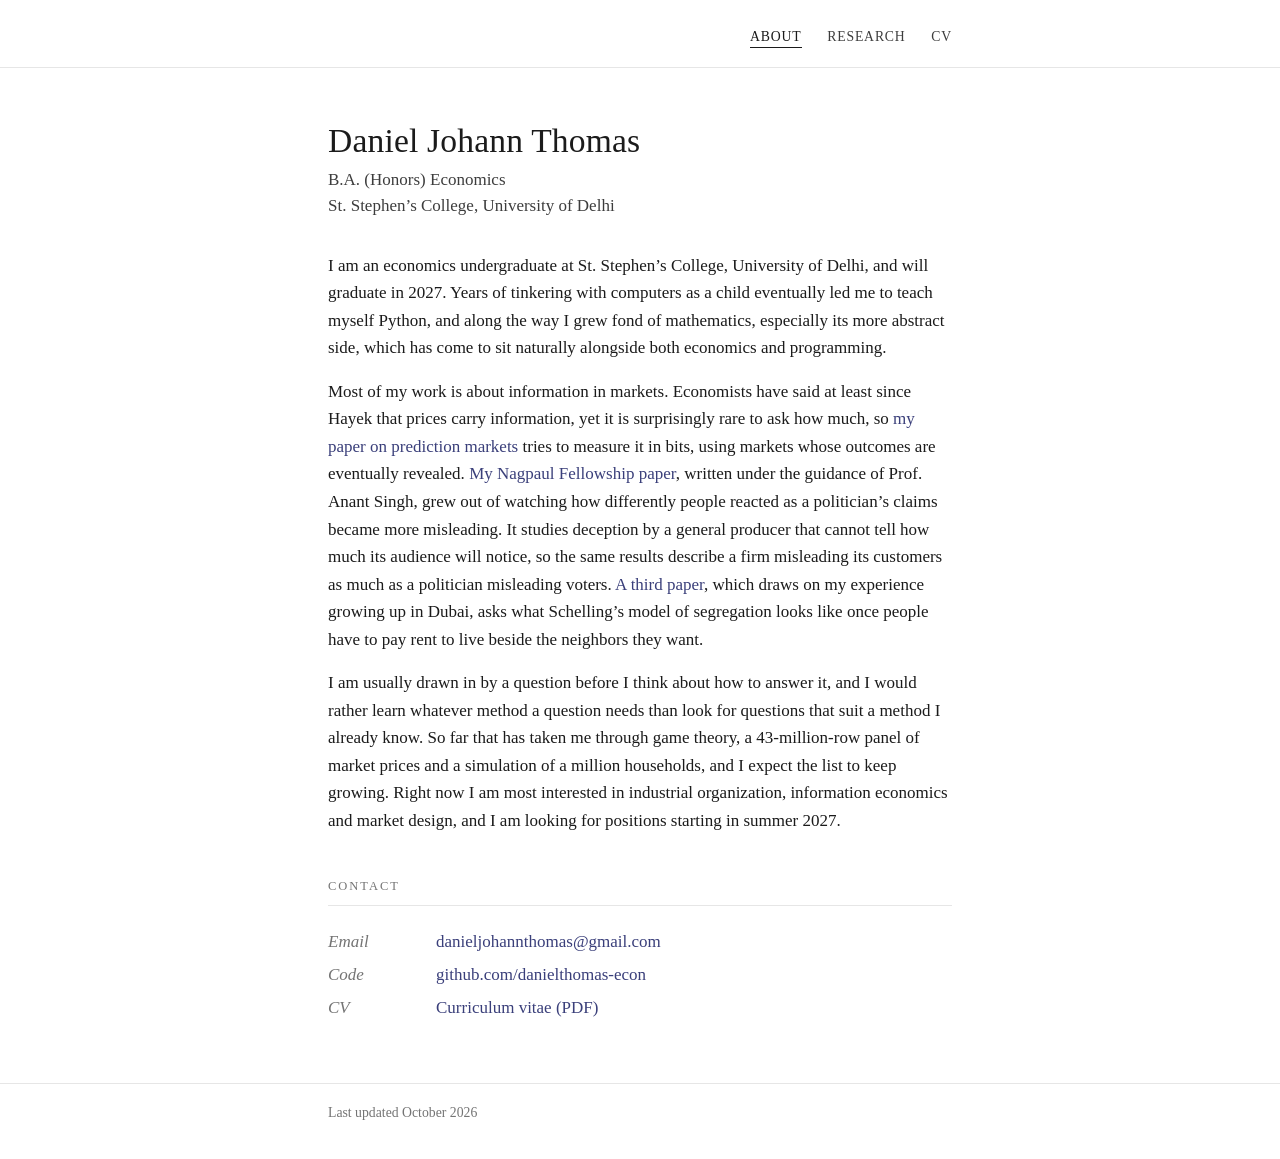
<file: index.html>
<!DOCTYPE html>
<html lang="en">
<head>
<meta charset="utf-8">
<meta name="viewport" content="width=device-width, initial-scale=1">
<title>Daniel Johann Thomas</title>
<meta name="description" content="Daniel Johann Thomas is an undergraduate economist at St. Stephen's College, University of Delhi, working on information aggregation in markets, games of incomplete information, and computational economics.">
<link rel="canonical" href="https://danielthomas-econ.github.io/">
<meta property="og:type" content="profile">
<meta property="og:title" content="Daniel Johann Thomas">
<meta property="og:description" content="Economics undergraduate at St. Stephen's College, University of Delhi, working on information in markets, from prediction markets to deception under competition and income segregation.">
<meta property="og:url" content="https://danielthomas-econ.github.io/">
<meta name="twitter:card" content="summary">
<link rel="stylesheet" href="style.css">
</head>

<body>

<header class="topbar home">
  <div class="wrap">
    <nav aria-label="Main">
      <ul class="nav">
        <li><a href="./" aria-current="page">About</a></li>
        <li><a href="research.html">Research</a></li>
        <li><a href="Daniel%20Thomas%20-%20CV.pdf">CV</a></li>
      </ul>
    </nav>
  </div>
</header>

<main class="wrap">

  <h1>Daniel Johann Thomas</h1>
  <p class="affil">B.A. (Honors) Economics<br>St.&nbsp;Stephen&rsquo;s College, University of Delhi</p>

  <div class="lede">
    <p>I am an economics undergraduate at St.&nbsp;Stephen&rsquo;s College, University of Delhi, and will graduate in 2027. Years of tinkering with computers as a child eventually led me to teach myself Python, and along the way I grew fond of mathematics, especially its more abstract side, which has come to sit naturally alongside both economics and programming.</p>
    <p>Most of my work is about information in markets. Economists have said at least since Hayek that prices carry information, yet it is surprisingly rare to ask how much, so <a href="research.html#polymarket">my paper on prediction markets</a> tries to measure it in bits, using markets whose outcomes are eventually revealed. <a href="research.html#deception">My Nagpaul Fellowship paper</a>, written under the guidance of Prof. Anant Singh, grew out of watching how differently people reacted as a politician&rsquo;s claims became more misleading. It studies deception by a general producer that cannot tell how much its audience will notice, so the same results describe a firm misleading its customers as much as a politician misleading voters. <a href="research.html#housing">A third paper</a>, which draws on my experience growing up in Dubai, asks what Schelling&rsquo;s model of segregation looks like once people have to pay rent to live beside the neighbors they want.</p>
    <p>I am usually drawn in by a question before I think about how to answer it, and I would rather learn whatever method a question needs than look for questions that suit a method I already know. So far that has taken me through game theory, a 43&#8209;million&#8209;row panel of market prices and a simulation of a million households, and I expect the list to keep growing. Right now I am most interested in industrial organization, information economics and market design, and I am looking for positions starting in summer 2027.</p>
  </div>

  <section aria-labelledby="contact">
    <h2 id="contact">Contact</h2>
    <ul class="contact">
      <li><span class="k">Email</span><a href="mailto:danieljohannthomas@gmail.com">danieljohannthomas@gmail.com</a></li>
      <li><span class="k">Code</span><a href="https://github.com/danielthomas-econ">github.com/danielthomas-econ</a></li>
      <li><span class="k">CV</span><a href="Daniel%20Thomas%20-%20CV.pdf">Curriculum vitae (PDF)</a></li>
    </ul>
  </section>

</main>

<footer>
  <div class="wrap">
    <span>Last updated October 2026</span>
  </div>
</footer>

<script type="application/ld+json">
{
  "@context":"https://schema.org",
  "@type":"Person",
  "name":"Daniel Johann Thomas",
  "email":"mailto:danieljohannthomas@gmail.com",
  "url":"https://danielthomas-econ.github.io/",
  "jobTitle":"Undergraduate student in economics",
  "affiliation":{"@type":"CollegeOrUniversity","name":"St. Stephen's College, University of Delhi"},
  "knowsAbout":["Information economics","Market efficiency","Game theory","Computational economics"],
  "sameAs":["https://github.com/danielthomas-econ"]
}
</script>
</body>
</html>
</file>
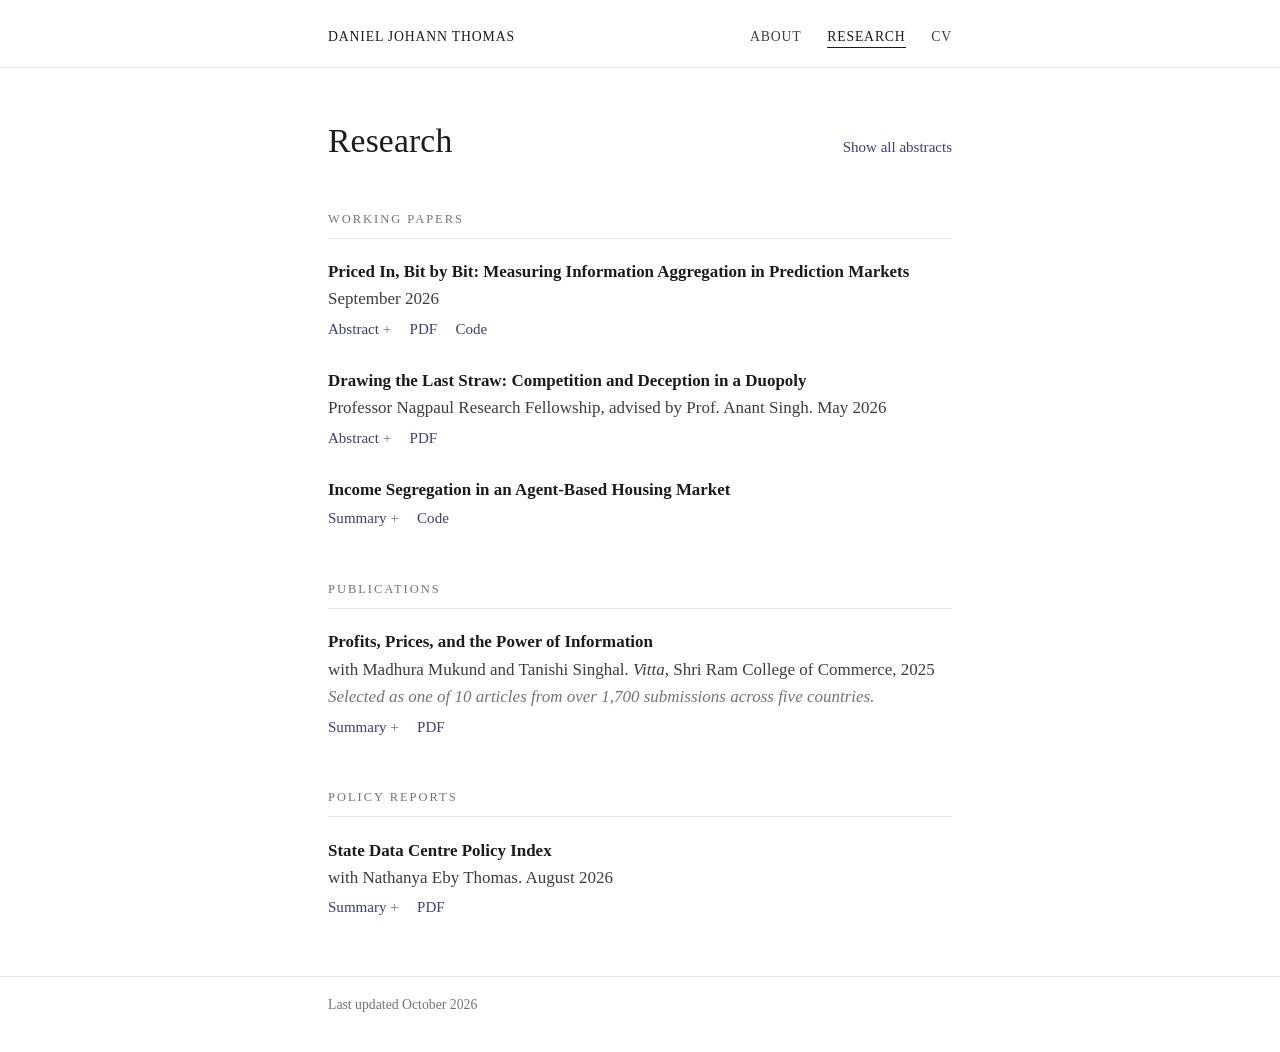
<file: research.html>
<!DOCTYPE html>
<html lang="en">
<head>
<meta charset="utf-8">
<meta name="viewport" content="width=device-width, initial-scale=1">
<title>Research | Daniel Johann Thomas</title>
<meta name="description" content="Working papers, publications and reports by Daniel Johann Thomas on information aggregation in prediction markets, deception in duopoly, and computational economics.">
<link rel="canonical" href="https://danielthomas-econ.github.io/research.html">
<link rel="stylesheet" href="style.css">
<script>document.documentElement.classList.add('js');</script>
</head>

<body>

<header class="topbar">
  <div class="wrap">
    <a class="site-name" href="./">Daniel Johann Thomas</a>
    <nav aria-label="Main">
      <ul class="nav">
        <li><a href="./">About</a></li>
        <li><a href="research.html" aria-current="page">Research</a></li>
        <li><a href="Daniel%20Thomas%20-%20CV.pdf">CV</a></li>
      </ul>
    </nav>
  </div>
</header>

<main class="wrap">

  <div class="page-head">
    <h1>Research</h1>
    <button class="expand-all" type="button" aria-pressed="false">Show all abstracts</button>
  </div>

  <section aria-labelledby="wp">
    <h2 id="wp">Working Papers</h2>

    <article class="paper" id="polymarket">
      <p class="title"><a href="papers/polymarket.pdf">Priced In, Bit by Bit: Measuring Information Aggregation in Prediction Markets</a></p>
      <p class="meta">September 2026</p>
      <p class="actions">
        <button class="toggle" type="button" aria-expanded="false" aria-controls="abs-polymarket">Abstract</button>
        <a href="papers/polymarket.pdf">PDF</a>
        <a href="https://github.com/danielthomas-econ/pricing_in_information">Code</a>
      </p>
<!-- Abstract quoted from the paper. -->
      <div class="abstract" id="abs-polymarket">
        <p>Prediction markets are typically evaluated on whether their prices are well calibrated forecasts of eventual outcomes. This paper asks a different question: how informative are prices? Using Shannon entropy and mutual information on a panel of roughly 50,000 closed binary markets on Polymarket, we find that observing prices on average resolves 38.3% of uncertainty surrounding outcomes, and less in markets that are part of a set of mutually exclusive outcomes. Among markets open for over four months, which are more informative than average, prices reduce 42.2% of uncertainty four months from resolution, rising to 85.4% one day from resolution. Finally, following Samuelson&rsquo;s martingales, we show that while price changes are statistically predictable, any departure from a fair game is economically negligible. These findings are largely consistent with Hayek&rsquo;s claim that prices aggregate dispersed information.</p>
        <p class="kw"><em>Keywords:</em> prediction markets, information aggregation, market efficiency, mutual information, entropy</p>
        <p class="kw"><em>JEL:</em> D83, G14, C13</p>
        <figure class="fig">
          <a href="img/polymarket_info_horizon.png"><img src="img/polymarket_info_horizon.png" width="1400" height="866" loading="lazy" alt="Share of outcome uncertainty resolved by the price against days before the market closed, on a log scale, for four cohorts of markets by minimum trading life; every curve rises towards the close, and the four-month cohort climbs from about 42 percent at 120 days to about 85 percent at one day."></a>
          <figcaption><span class="n">Figure 1.</span> Information accumulates long before the outcome is obvious. Share of outcome uncertainty resolved by the price, by days before the market closed, for balanced cohorts of markets that traded for at least one week, one month, two months and four months.</figcaption>
        </figure>
        <figure class="fig">
          <a href="img/polymarket_gain_per_day.png"><img src="img/polymarket_gain_per_day.png" width="1400" height="871" loading="lazy" alt="Average information gained per day, in percentage points of outcome uncertainty, across stretches of time before the market closed, for the same four cohorts; gains rise from about 0.2 points per day four months out to between 1 and 3 points per day in the final days."></a>
          <figcaption><span class="n">Figure 2.</span> Prices learn faster as resolution approaches. Average information gained per day, in percentage points of outcome uncertainty, in each stretch of time before the market closed.</figcaption>
        </figure>
      </div>
    </article>

    <article class="paper" id="deception">
      <p class="title"><a href="papers/nagpaul%20paper.pdf">Drawing the Last Straw: Competition and Deception in a Duopoly</a></p>
      <p class="meta">Professor Nagpaul Research Fellowship, advised by Prof. Anant Singh. May 2026</p>
      <p class="actions">
        <button class="toggle" type="button" aria-expanded="false" aria-controls="abs-duopoly">Abstract</button>
        <a href="papers/nagpaul%20paper.pdf">PDF</a>
      </p>
      <!-- Abstract quoted from the paper. -->
      <div class="abstract" id="abs-duopoly">
        <p>Deception, such as hidden fees or misleading product names, makes an offer look better, but only up to a point. The deception that pushes a consumer past it is the last straw, and she abandons the firm. How much it takes depends on what she knows, and firms rarely know how much their customers will notice. We study a duopoly in which consumers buy from the most deceptive firm whose deception they have not detected. When firms know how discerning consumers are, competition escalates deception, and in the mixed-strategy equilibrium average deception exceeds the monopoly level by about 41 per cent. When they do not, uncertainty cuts both ways. If an undiscerning market is unlikely, firms deceive less on average, and earn less, than if they knew. If it is likely enough, firms gamble on it, and consumers periodically see through a firm and abandon it outright. These collapses are an equilibrium outcome, and they are most likely when firms are fairly, but not fully, confident that their customers will not notice.</p>
        <p class="kw"><em>Keywords:</em> deception, consumer tolerance, incomplete information, oligopoly, behavioral industrial organization</p>
        <p class="kw"><em>JEL:</em> C72, D81, D91, L13</p>
        <figure class="fig">
          <a href="img/deception_escalation.png"><img src="img/deception_escalation.png" width="1099" height="683" loading="lazy" alt="Two curves showing duopoly deception relative to the monopoly level, falling as the revenue elasticity of deception rises but staying above one; at elasticity one, average deception is 1.41 and the highest level played is 1.71 times the monopoly level."></a>
          <figcaption><span class="n">Figure 1.</span> Competition escalates deception. With known consumer tolerance, duopolists deceive more than a monopolist at every revenue elasticity &gamma;, and the gap grows without bound as &gamma; falls. At &gamma; = 1, average deception is 41% above the monopoly level.</figcaption>
        </figure>
        <figure class="fig">
          <a href="img/deception_bust.png"><img src="img/deception_bust.png" width="1095" height="675" loading="lazy" alt="Probability of a bust plotted against the prior probability that the market is robust, for two levels of relative tolerance; each curve is zero up to a threshold, rises to a peak, then falls to zero along the upper bound of one minus the prior."></a>
          <figcaption><span class="n">Figure 2.</span> Busts are an equilibrium outcome. The probability that a firm overreaches and loses its whole market is zero while firms stay cautious, peaks when they are fairly but not fully confident the market is robust, and vanishes as that confidence becomes certainty.</figcaption>
        </figure>
      </div>
    </article>

    <article class="paper" id="housing">
      <p class="title"><a href="https://github.com/danielthomas-econ/schelling_income_model">Income Segregation in an Agent-Based Housing Market</a></p>
      <p class="actions">
        <button class="toggle" type="button" aria-expanded="false" aria-controls="abs-housing">Summary</button>
        <a href="https://github.com/danielthomas-econ/schelling_income_model">Code</a>
      </p>
      <div class="abstract" id="abs-housing">
        <p>Schelling showed that mild preferences over one&rsquo;s neighbors can produce stark segregation. This project asks what happens when those preferences have to be paid for. Agents with incomes drawn from a Delhi income distribution estimated from CMIE data rent homes across 100 neighborhoods. Each agent values two things, combined in a Cobb&ndash;Douglas utility function: the share of their neighbors who earn at least as much as they do, and the share of their housing budget left after rent. As in Schelling, only agents who are unhappy with their neighborhood search for a new one. Each searching agent bids its bid-rent, the highest rent at which a home is still better than nonmarket housing, and the same rule decides when a tenant is priced out. Rents, moves and displacement therefore all follow from a single set of preferences. Sorting is measured by decomposing the Theil index into inequality within and between neighborhoods.</p>
        <p>The model is then used to evaluate an affordable-housing set-aside that reserves 20% of each neighborhood&rsquo;s homes at 60% of the market rent for the poorest 30% of earners. Welfare is measured as each agent&rsquo;s equivalent variation as a share of income, comparing every agent with themselves in a matched baseline city. The set-aside lowers welfare for the median agent by about 3.5% of income, and two-thirds of agents are worse off, including most of those it targets. Because the discount is pegged to market rents, reserved homes in expensive neighborhoods stay unaffordable to the households eligible for them. They sit empty, market supply shrinks, and rents rise across the income distribution: the poorest tenth&rsquo;s rent share goes from 14% to 20% of income, and the share of agents in nonmarket housing rises from 6.8% to 12.1%.</p>
        <p class="kw"><em>Keywords:</em> residential segregation, Schelling model, agent-based modeling, housing markets, inclusionary zoning</p>
        <p class="kw"><em>JEL:</em> R21, R23, R31, C63, I38</p>
        <figure class="fig">
          <a href="img/housing_theil.png"><img src="img/housing_theil.png" loading="lazy" alt="Between-neighborhood Theil index over 100 rounds for the baseline and the set-aside; both rise from zero along an S-shaped curve, the baseline levelling off near 0.19 by round 30 and the set-aside a few rounds later at a similar level."></a>
          <figcaption><span class="n">Figure 1.</span> Income sorting emerges from the housing market. Between-neighborhood Theil index by round, averaged over 30 matched runs with 95% confidence bands. From a random start, the city sorts by income within about 30 rounds. The set-aside slows sorting but does not lower its final level.
            <span class="fig-note">The between-neighborhood Theil index measures how much of the city&rsquo;s income inequality comes from differences between neighborhoods rather than within them, and is zero when every neighborhood has the same average income. Its rise from zero to about 0.19 means rich and poor households, though placed at random, end up in different neighborhoods, and the set-aside only delays this before settling slightly higher than the baseline.</span></figcaption>
        </figure>
        <figure class="fig">
          <a href="img/housing_welfare.png"><img src="img/housing_welfare.png" loading="lazy" alt="Two panels by income bracket. Left: the median agent's equivalent variation is negative in every bracket, between about 2 and 7 percent of income for most brackets. Right: in every bracket a minority is made better off, between about 6 and 42 percent, and a majority worse off."></a>
          <figcaption><span class="n">Figure 2.</span> Who the set-aside reaches. Left: the median agent&rsquo;s welfare change in each income bracket, as a share of income; negative means worse off. Right: the share of each bracket made better and worse off. Brackets left of the dashed line are eligible. Every bracket has winners, but in none are they a majority.</figcaption>
        </figure>
      </div>
    </article>
  </section>

  <section aria-labelledby="pub">
    <h2 id="pub">Publications</h2>

    <article class="paper">
      <p class="title"><a href="papers/Vitta25_Profits_Prices_Information.pdf">Profits, Prices, and the Power of Information</a></p>
      <p class="meta">with Madhura Mukund and Tanishi Singhal. <em>Vitta</em>, Shri Ram College of Commerce, 2025</p>
      <p class="note">Selected as one of 10 articles from over 1,700 submissions across five countries.</p>
      <p class="actions">
        <button class="toggle" type="button" aria-expanded="false" aria-controls="abs-vitta">Summary</button>
        <a href="papers/Vitta25_Profits_Prices_Information.pdf">PDF</a>
      </p>
      <div class="abstract" id="abs-vitta">
        <p>The price mechanism aggregates dispersed information only when someone trades on it, and we argue that profit, as the opportunity cost of keeping private information secret, is what draws that information into prices. Following Grossman and Stiglitz, some inefficiency must persist for this incentive to survive, which sets off a race to find and exploit it. Renaissance Technologies&rsquo; Medallion Fund shows the race at its best, with quantitative models improving price discovery; SEBI&rsquo;s allegations against Jane Street show its dark reflection, where profit comes from injecting noise into prices rather than information.</p>
      </div>
    </article>
  </section>

  <section aria-labelledby="reports">
    <h2 id="reports">Policy Reports</h2>

    <article class="paper">
      <p class="title"><a href="papers/State%20Data%20Centre%20Policy%20Index%20Report.pdf">State Data Centre Policy Index</a></p>
      <p class="meta">with Nathanya Eby Thomas. August 2026</p>
      <p class="actions">
        <button class="toggle" type="button" aria-expanded="false" aria-controls="abs-datacentre">Summary</button>
        <a href="papers/State%20Data%20Centre%20Policy%20Index%20Report.pdf">PDF</a>
      </p>
      <!-- Text taken from Sections 1.1 and 1.2 of the report. -->
      <div class="abstract" id="abs-datacentre">
        <p>The project aims to build a common, points-based framework to compare the Data Centre policies notified by Indian states, and to test how robust the resulting comparison is. The study covers 17 states with a publicly available Data Centre policy, or with explicit Data Centre provisions inside a broader industrial or IT policy. Each state was scored against a 33-incentive Scorecard, with a maximum of 132 points, grouped into five policy dimensions. A 20,000-trial Monte Carlo simulation was then used to test how sensitive the resulting state ranking is to the weight given to each of the five dimensions.</p>
        <p>The Monte Carlo results show that states competing mainly on the size of their fiscal package face the greatest rank instability. Rajasthan&rsquo;s balanced profile across all five dimensions is what makes it the only state holding a Top 4 position in all 20,000 trials. States should treat dimensional balance, not incentive size alone, as the design objective.</p>
        <figure class="fig">
          <a href="img/datacentre_rank_stability.jpg"><img src="img/datacentre_rank_stability.jpg" width="1333" height="1190" loading="lazy" alt="Box plots of each of the 17 states' rank across 20,000 randomly weighted dimension schemes. Rajasthan sits at rank 1 with almost no spread and Kerala and Bihar stay at the bottom, while mid-table states such as Chhattisgarh, Telangana and Gujarat span wide ranges of ranks."></a>
          <figcaption><span class="n">Figure 1.</span> Rank stability across 20,000 randomly weighted dimension schemes. Box = interquartile range, whiskers = 1.5&times;IQR, red line = median rank, diamond = equal-weight rank, circle = mean rank across trials. Balanced Rajasthan holds first place under almost every weighting; fiscally concentrated Chhattisgarh ranges from 1st to 16th.</figcaption>
        </figure>
      </div>
    </article>
  </section>

</main>

<footer>
  <div class="wrap">
    <span>Last updated October 2026</span>
  </div>
</footer>

<script>
(function(){
  var toggles=[].slice.call(document.querySelectorAll('.toggle'));
  function set(btn,open){
    btn.setAttribute('aria-expanded',String(open));
    document.getElementById(btn.getAttribute('aria-controls')).hidden=!open;
  }
  toggles.forEach(function(btn){set(btn,false);});
  toggles.forEach(function(btn){
    btn.addEventListener('click',function(){set(btn,btn.getAttribute('aria-expanded')!=='true');});
  });
  var all=document.querySelector('.expand-all');
  all.addEventListener('click',function(){
    var open=all.getAttribute('aria-pressed')!=='true';
    toggles.forEach(function(b){set(b,open);});
    all.setAttribute('aria-pressed',String(open));
    all.textContent=open?'Hide all abstracts':'Show all abstracts';
  });
})();
</script>
</body>
</html>
</file>
<file: style.css>
/* Daniel Johann Thomas: shared styles for every page */

:root{
  --paper:#FFFFFF;
  --ink:#1B1B1B;
  --soft:#3D3D3D;
  --muted:#747474;
  --rule:#E6E6E6;
  --link:#3A3F7A;        /* same slate as the links in the CV */
  --serif:"Palatino Linotype",Palatino,"Book Antiqua","TeX Gyre Pagella","URW Palladio L",Georgia,serif;
  --measure:42rem;
}

*,*::before,*::after{box-sizing:border-box;}
html{-webkit-text-size-adjust:100%;color-scheme:light;}
body{
  margin:0;
  background:var(--paper);
  color:var(--ink);
  font-family:var(--serif);
  font-size:17px;
  line-height:1.62;
  -webkit-font-smoothing:antialiased;
  text-rendering:optimizeLegibility;
  font-variant-numeric:oldstyle-nums;
}

a{color:var(--link);text-decoration:none;}
a:hover{text-decoration:underline;text-decoration-thickness:1px;text-underline-offset:.18em;}
a:focus-visible,button:focus-visible{outline:1.5px solid var(--link);outline-offset:3px;border-radius:2px;}

.wrap{max-width:var(--measure);margin:0 auto;padding:0 1.5rem;}

/* ---------- top bar ---------- */
.topbar{border-bottom:1px solid var(--rule);}
.topbar .wrap{
  display:flex;justify-content:space-between;align-items:baseline;
  gap:.5rem 2rem;flex-wrap:wrap;
  padding-top:1.35rem;padding-bottom:1.1rem;
}
.topbar.home .wrap{justify-content:flex-end;}
.site-name{
  color:var(--ink);
  letter-spacing:.06em;
  text-transform:uppercase;
  font-size:.86rem;
}
.site-name:hover{text-decoration:none;color:var(--link);}
.nav{list-style:none;margin:0;padding:0;display:flex;gap:1.6rem;}
.nav a{
  color:var(--soft);
  font-size:.86rem;
  letter-spacing:.06em;
  text-transform:uppercase;
  padding-bottom:.2rem;
  border-bottom:1px solid transparent;
}
.nav a:hover{color:var(--link);text-decoration:none;border-bottom-color:var(--link);}
.nav a[aria-current="page"]{color:var(--ink);border-bottom-color:var(--ink);}

/* ---------- page body ---------- */
main.wrap{padding-top:3.4rem;padding-bottom:3.5rem;}
h1{
  font-size:2.1rem;
  font-weight:400;
  line-height:1.15;
  letter-spacing:.005em;
  margin:0 0 .4rem;
}
.affil{margin:0;color:var(--soft);line-height:1.5;}
.lede{margin-top:2.1rem;}
.lede p{margin:0 0 1rem;}
.interests{color:var(--soft);}
.lede .aside{color:var(--soft);font-style:italic;}
.interests em{font-style:italic;}

h2{
  font-size:.78rem;
  font-weight:400;
  text-transform:uppercase;
  letter-spacing:.16em;
  color:var(--muted);
  margin:0 0 1.35rem;
  padding-bottom:.55rem;
  border-bottom:1px solid var(--rule);
}
section{margin-top:3rem;}
section:first-of-type{margin-top:2.6rem;}

/* ---------- home: current work + contact ---------- */
.feature .title{margin:0;font-weight:700;font-size:1.06rem;line-height:1.4;}
.feature .title a{color:var(--ink);}
.feature .title a:hover{color:var(--link);}
.feature p{margin:.3rem 0 0;color:var(--soft);}
.feature .more{margin-top:.55rem;font-size:.94rem;}

.contact{list-style:none;margin:0;padding:0;}
.contact li{display:flex;gap:1.25rem;margin:0 0 .35rem;}
.contact .k{width:5.5rem;flex-shrink:0;color:var(--muted);font-style:italic;}

/* ---------- research page ---------- */
.page-head{display:flex;justify-content:space-between;align-items:baseline;gap:1rem;flex-wrap:wrap;}
.expand-all{
  appearance:none;border:0;background:none;padding:0;
  font:inherit;font-size:.94rem;color:var(--link);cursor:pointer;
}
.expand-all:hover{text-decoration:underline;text-decoration-thickness:1px;text-underline-offset:.18em;}

.paper{margin:0 0 1.75rem;}
.paper:last-child{margin-bottom:0;}
.paper .title{margin:0;font-size:1.06rem;font-weight:700;line-height:1.4;}
.paper .title a{color:var(--ink);}
.paper .title a:hover{color:var(--link);}
.paper .meta{margin:.15rem 0 0;color:var(--soft);line-height:1.5;}
.paper .note{margin:.15rem 0 0;color:var(--muted);font-style:italic;line-height:1.5;}

.actions{
  margin:.3rem 0 0;
  display:flex;flex-wrap:wrap;align-items:baseline;
  gap:.2rem 1.15rem;
  font-size:.94rem;
}
.toggle{
  appearance:none;border:0;background:none;padding:0;margin:0;
  font:inherit;color:var(--link);cursor:pointer;
}
.toggle::after{content:" +";color:var(--muted);}
.toggle[aria-expanded="true"]::after{content:" \2212";}
.toggle:hover{text-decoration:underline;text-decoration-thickness:1px;text-underline-offset:.18em;}

.abstract{
  margin:.7rem 0 .2rem;
  padding-left:1.05rem;
  border-left:1px solid var(--rule);
  color:var(--soft);
  font-size:.96rem;
  line-height:1.62;
  hyphens:auto;
}
.abstract p{margin:0 0 .7rem;}
.abstract p:last-child{margin-bottom:0;}
.fig{margin:1.2rem 0 1.1rem;}
.fig img{display:block;width:100%;height:auto;}
.fig figcaption{margin-top:.45rem;font-size:.88rem;line-height:1.5;color:var(--soft);}
.fig .n{font-style:italic;}
.fig .fig-note{display:block;margin-top:.4rem;color:var(--muted);font-style:normal;}
.abstract .kw{font-size:.9rem;color:var(--muted);margin:0;}
.abstract p + .kw{margin-top:.7rem;}
.abstract .kw + .kw{margin-top:0;}

/* ---------- footer ---------- */
footer{border-top:1px solid var(--rule);}
footer .wrap{
  display:flex;justify-content:space-between;gap:.4rem 1.5rem;flex-wrap:wrap;
  padding-top:1.1rem;padding-bottom:2.2rem;
  color:var(--muted);font-size:.86rem;
}
footer a{color:var(--muted);}
footer a:hover{color:var(--link);}
footer .links{display:flex;gap:1.1rem;}

/* ---------- small screens ---------- */
@media (max-width:600px){
  body{font-size:16.5px;}
  .wrap{padding:0 1rem;}
  .topbar .wrap{flex-direction:column;align-items:flex-start;gap:.6rem;}
  .topbar.home .wrap{align-items:flex-start;}
  main.wrap{padding-top:2.4rem;}
  h1{font-size:1.8rem;}
  section{margin-top:2.5rem;}
  .contact li{display:block;}
  .contact .k{display:block;width:auto;}
}

/* ---------- print: every abstract open, no chrome ---------- */
@media print{
  body{font-size:11pt;}
  .topbar,.expand-all,.toggle,footer{display:none;}
  .abstract[hidden]{display:block;}
  a{color:var(--ink);}
  main.wrap{padding-top:0;}
}
</file>
